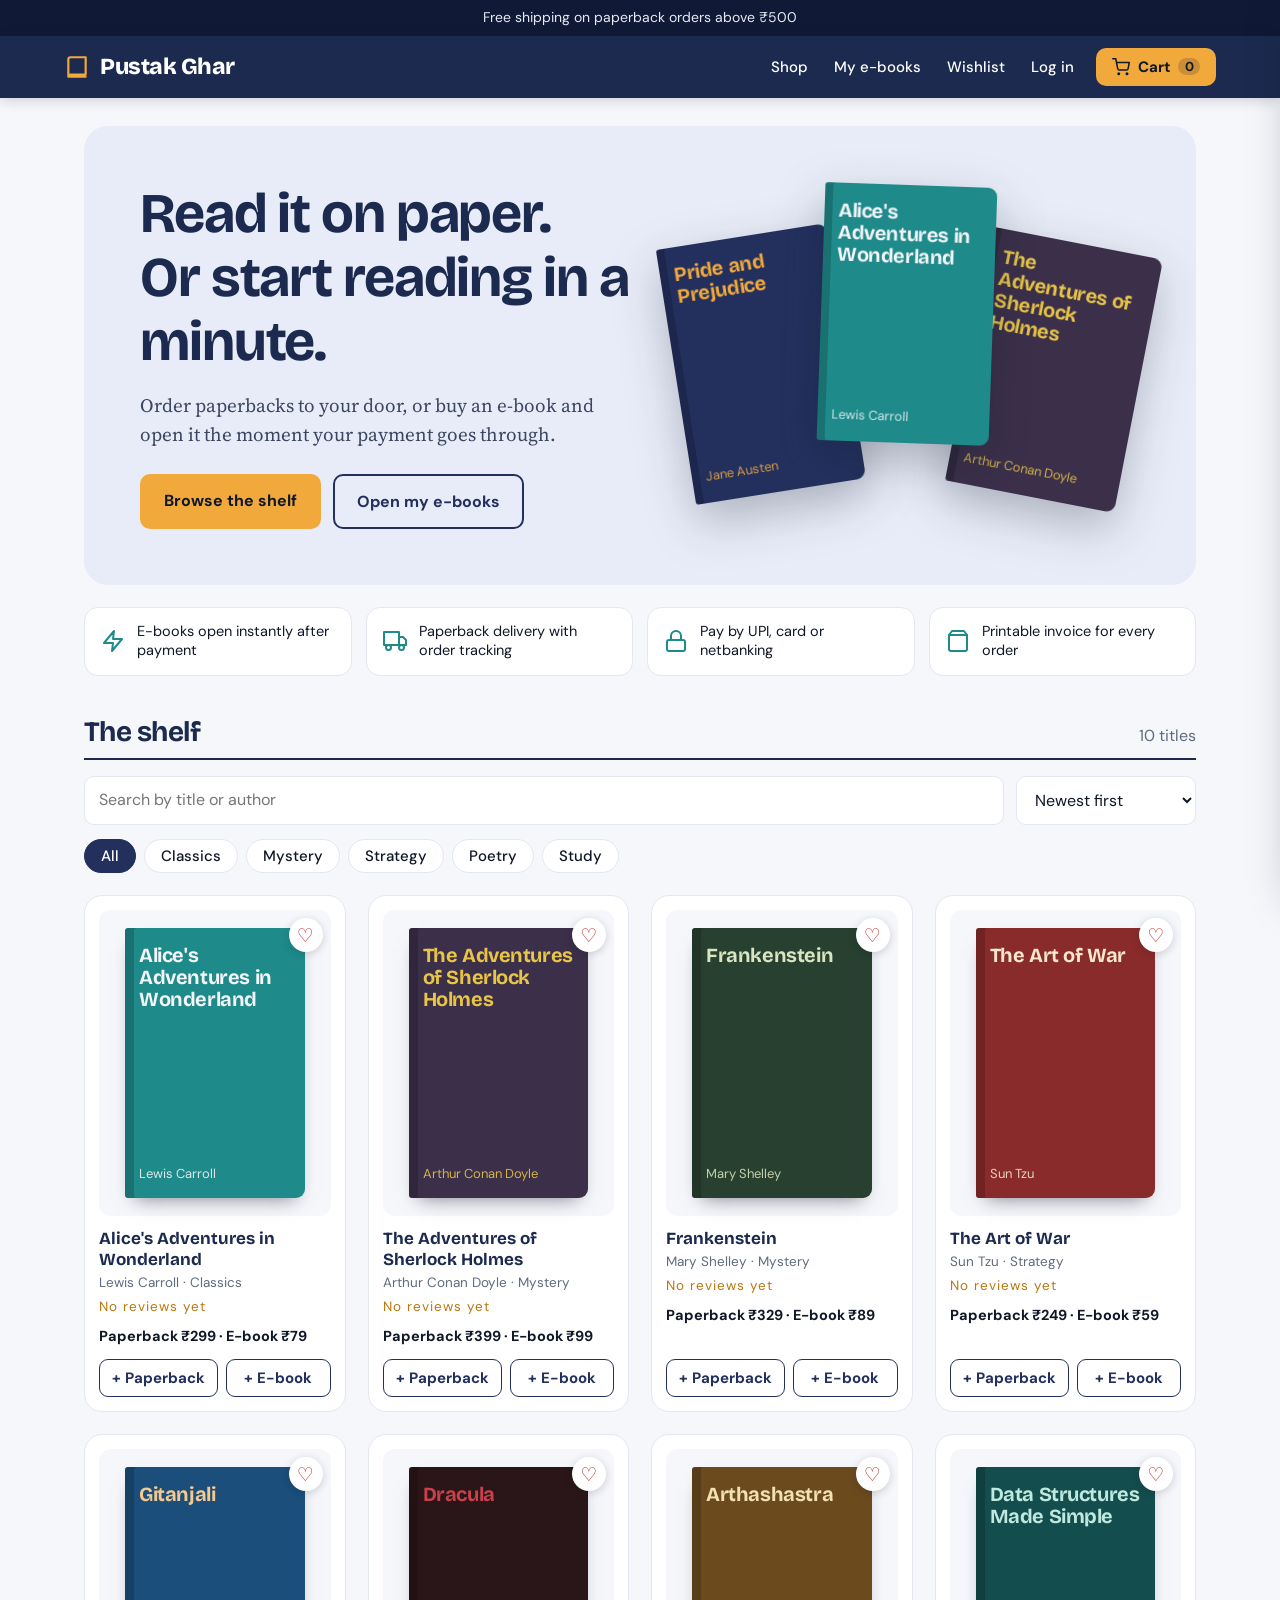
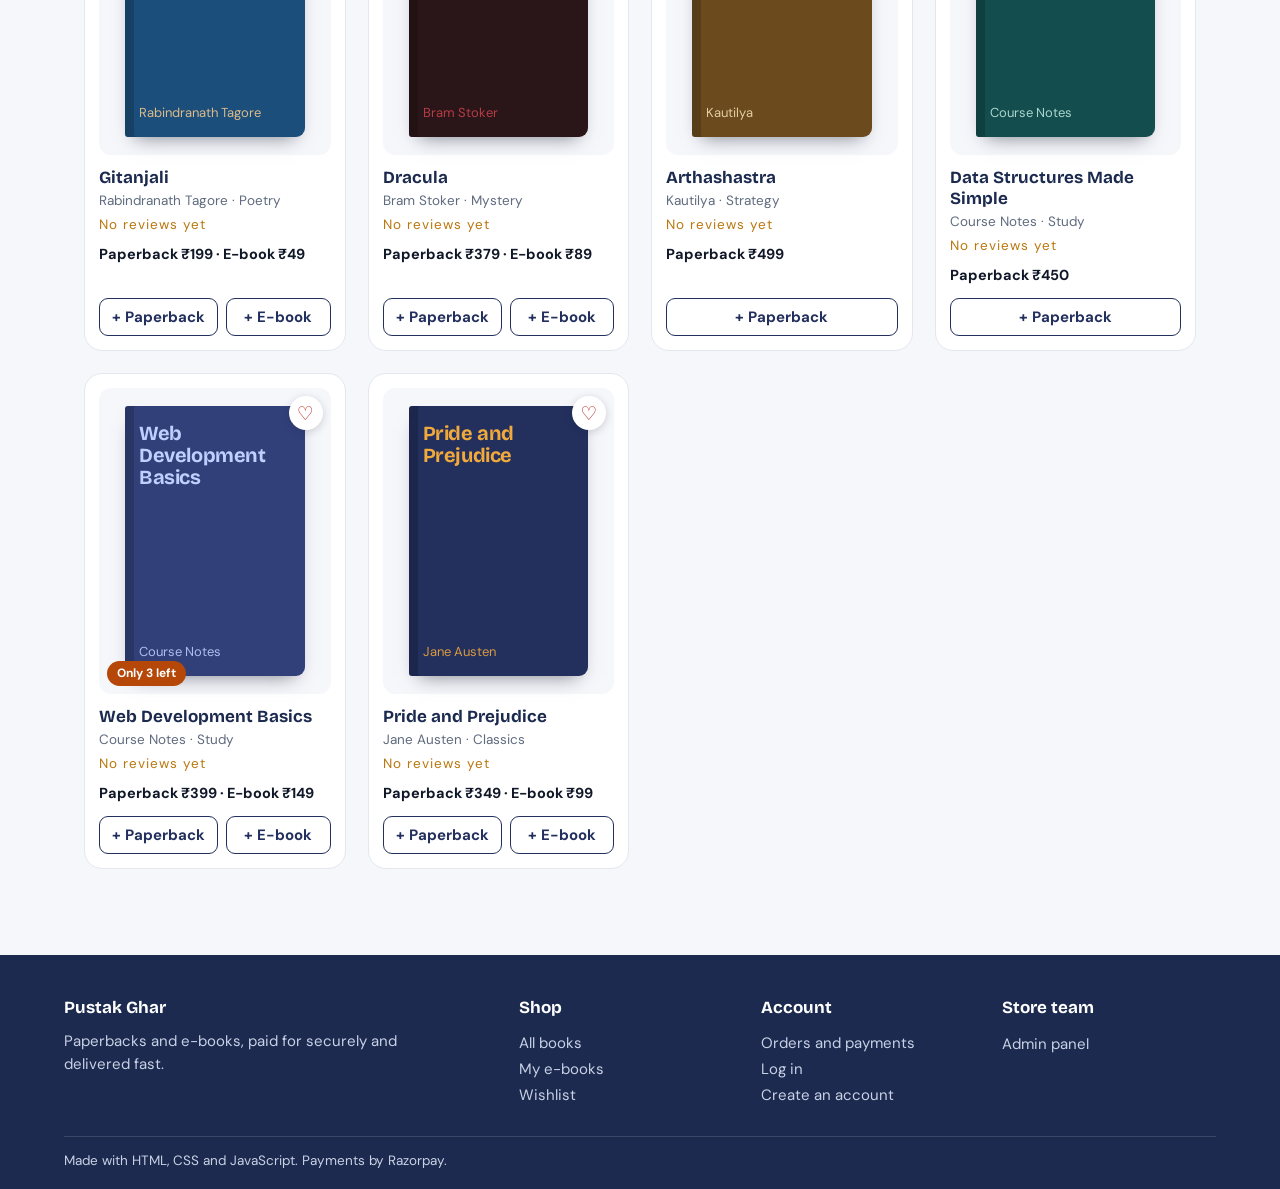
<file: index.html>
<!DOCTYPE html>
<html lang="en">
<head>
<meta charset="UTF-8">
<meta name="viewport" content="width=device-width, initial-scale=1">
<title>Pustak Ghar – Book Store & E-books</title>
<meta name="description" content="Buy paperbacks and e-books online. Pay securely with Razorpay.">
<link rel="preconnect" href="https://fonts.googleapis.com">
<link rel="preconnect" href="https://fonts.gstatic.com" crossorigin>
<link href="https://fonts.googleapis.com/css2?family=Bricolage+Grotesque:wght@500;700;800&family=DM+Sans:wght@400;500;700&family=Source+Serif+4:ital,wght@0,400;0,600;1,400&display=swap" rel="stylesheet">
<link rel="stylesheet" href="css/style.css">
</head>
<body>
<div class="announce" id="stripShip">Paperbacks delivered to your door</div>
<header class="top">
  <a class="brand" href="#" id="brand"><svg viewBox="0 0 24 24" width="26" height="26" fill="none" stroke="currentColor" stroke-width="2" stroke-linecap="round" stroke-linejoin="round" aria-hidden="true"><path d="M4 19V5a2 2 0 0 1 2-2h14v16H6a2 2 0 0 0-2 2zm0 0a2 2 0 0 0 2 2h14"/></svg><span id="brandName">Pustak Ghar</span></a>
  <nav aria-label="Main">
    <button class="link" data-view="shop">Shop</button>
    <button class="link" data-view="library">My e-books</button>
    <button class="link" data-view="wishlist">Wishlist</button>
    <span id="authArea"></span>
    <button class="cartbtn" id="openCart"><svg viewBox="0 0 24 24" width="18" height="18" fill="none" stroke="currentColor" stroke-width="2" stroke-linecap="round" stroke-linejoin="round" aria-hidden="true"><circle cx="9" cy="21" r="1"/><circle cx="20" cy="21" r="1"/><path d="M1 1h4l2.7 13.4a2 2 0 0 0 2 1.6h9.7a2 2 0 0 0 2-1.6L23 6H6"/></svg> Cart <span id="cartCount" class="pill">0</span></button>
  </nav>
</header>

<main>
  <section id="shop">
    <div class="hero">
      <div class="hero-copy">
        <h1>Read it on paper.<br>Or start reading in a minute.</h1>
        <p>Order paperbacks to your door, or buy an e-book and open it the moment your payment goes through.</p>
        <div class="hero-cta"><a class="pay" href="#shelf" id="ctaShop">Browse the shelf</a><button class="ghost" data-view="library">Open my e-books</button></div>
      </div>
      <div class="hero-art" id="heroArt" aria-hidden="true"></div>
    </div>

    <ul class="strip">
      <li><svg viewBox="0 0 24 24" aria-hidden="true"><path d="M13 2 3 14h9l-1 8 10-12h-9z"/></svg><span>E-books open instantly after payment</span></li>
      <li><svg viewBox="0 0 24 24" aria-hidden="true"><rect x="1" y="3" width="15" height="13"/><path d="M16 8h4l3 3v5h-7z"/><circle cx="5.5" cy="18.5" r="2.5"/><circle cx="18.5" cy="18.5" r="2.5"/></svg><span>Paperback delivery with order tracking</span></li>
      <li><svg viewBox="0 0 24 24" aria-hidden="true"><rect x="3" y="11" width="18" height="11" rx="2"/><path d="M7 11V7a5 5 0 0 1 10 0v4"/></svg><span>Pay by UPI, card or netbanking</span></li>
      <li><svg viewBox="0 0 24 24" aria-hidden="true"><path d="M6 2 3 6v14a2 2 0 0 0 2 2h14a2 2 0 0 0 2-2V6l-3-4z"/><path d="M3 6h18"/></svg><span>Printable invoice for every order</span></li>
    </ul>

    <div class="section-head" id="shelf"><h2>The shelf</h2><span class="mute" id="shelfCount"></span></div>
    <div class="tools">
      <input id="search" type="search" placeholder="Search by title or author" aria-label="Search books">
      <select id="sort" aria-label="Sort books">
        <option value="new">Newest first</option><option value="rating">Top rated</option>
        <option value="low">Price: low to high</option><option value="high">Price: high to low</option><option value="title">Title A–Z</option>
      </select>
    </div>
    <div class="chips" id="chips"></div>
    <div id="grid" class="grid"></div>
    <p id="empty" class="empty" hidden>No books match that search. Try a different title or clear the filter.</p>
  </section>

  <section id="library" hidden><div class="section-head"><h2>My e-books</h2></div><div id="ownedGrid" class="grid"></div></section>
  <section id="wishlist" hidden><div class="section-head"><h2>Wishlist</h2></div><div id="wishGrid" class="grid"></div></section>
  <section id="account" hidden></section>
</main>

<footer class="foot">
  <div class="foot-grid">
    <div><strong id="footName"></strong><p>Paperbacks and e-books, paid for securely and delivered fast.</p></div>
    <div><strong>Shop</strong><button class="textbtn" data-view="shop">All books</button><button class="textbtn" data-view="library">My e-books</button><button class="textbtn" data-view="wishlist">Wishlist</button></div>
    <div><strong>Account</strong><button class="textbtn" data-view="account">Orders and payments</button><button class="textbtn" data-auth="login">Log in</button><button class="textbtn" data-auth="register">Create an account</button></div>
    <div><strong>Store team</strong><a href="admin.html">Admin panel</a></div>
  </div>
  <div class="foot-base">Made with HTML, CSS and JavaScript. Payments by Razorpay.</div>
</footer>

<aside id="drawer" class="drawer" aria-hidden="true">
  <div class="drawer-head"><h2>Your cart</h2><button class="x" id="closeCart" aria-label="Close cart">×</button></div>
  <div id="cartItems"></div>
  <div class="coupon"><input id="couponIn" placeholder="Coupon code" aria-label="Coupon code"><button type="button" id="applyCoupon" class="add">Apply</button></div>
  <div id="sums" class="sums"></div>
  <form id="checkoutForm" novalidate>
    <textarea name="address" id="address" placeholder="Delivery address (needed for paperbacks)" rows="2"></textarea>
    <p id="formErr" class="err" role="alert"></p>
    <button type="submit" class="pay full" id="payBtn">Pay securely</button>
  </form>
</aside>
<div id="scrim" class="scrim" hidden></div>

<div id="reader" class="reader" hidden>
  <div class="reader-bar">
    <strong id="rTitle"></strong>
    <span><button class="link" id="rDown">Download</button><button class="link" id="rSmall">A−</button><button class="link" id="rBig">A+</button><button class="link" id="rClose">Close</button></span>
  </div>
  <article id="rBody"></article>
</div>

<script src="https://checkout.razorpay.com/v1/checkout.js"></script>
<script src="js/core.js"></script>
<script src="js/store.js"></script>
</body>
</html>
</file>
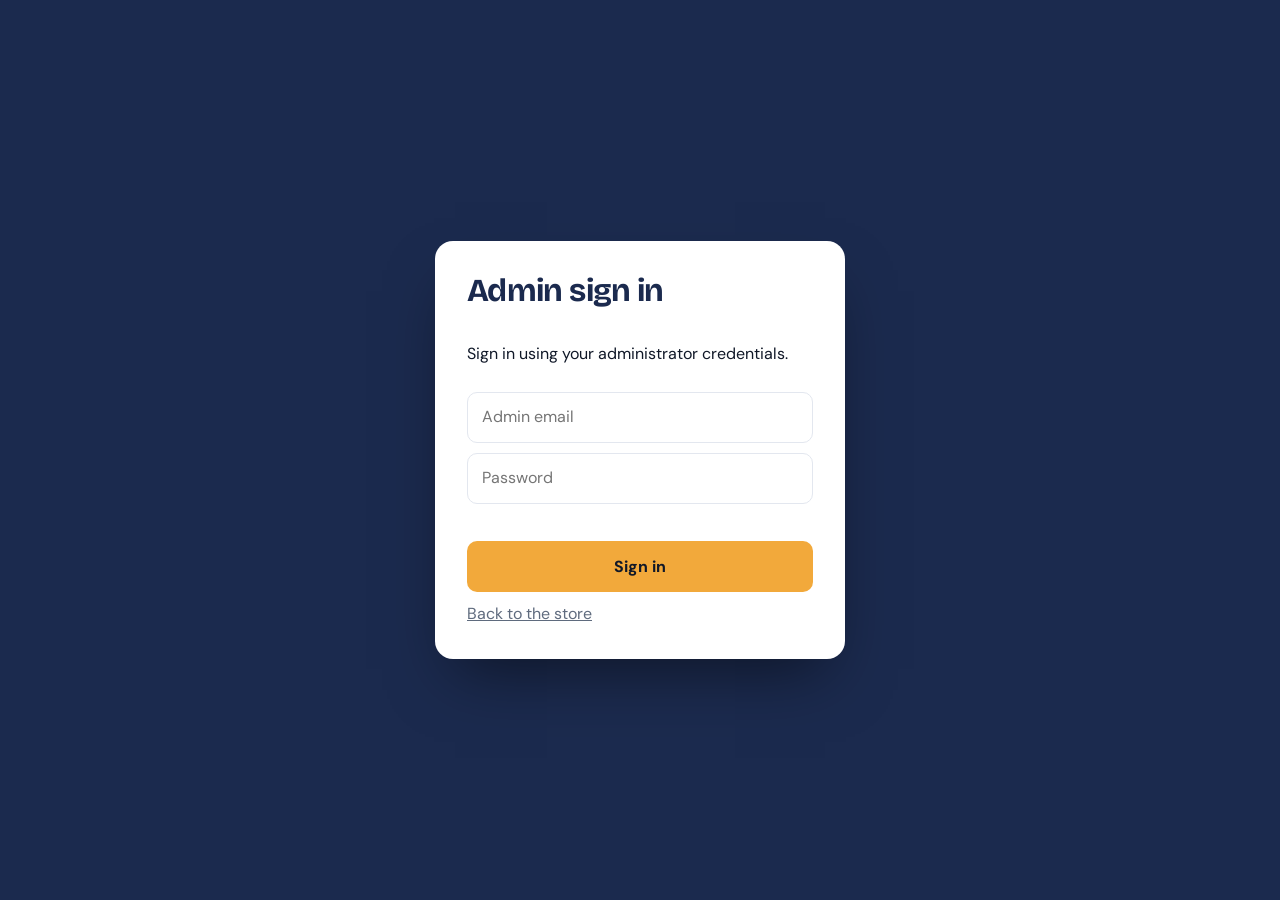
<file: admin.html>
<!DOCTYPE html>
<html lang="en">
<head>
<meta charset="UTF-8">
<meta name="viewport" content="width=device-width, initial-scale=1">
<title>Admin Panel</title>
<link rel="preconnect" href="https://fonts.googleapis.com">
<link href="https://fonts.googleapis.com/css2?family=Bricolage+Grotesque:wght@500;700;800&family=DM+Sans:wght@400;500;700&display=swap" rel="stylesheet">
<link rel="stylesheet" href="css/style.css">
<link rel="stylesheet" href="css/admin.css">
</head>
<body>
<div id="gate" class="gate" hidden>
  <form id="adminLogin" class="gatebox">
    <h1>Admin sign in</h1>
    <p class="muted">Sign in using your administrator credentials.</p>
    <input name="email" type="email" placeholder="Admin email" required autocomplete="username">
    <input name="password" type="password" placeholder="Password" required autocomplete="current-password">
    <p class="err" role="alert"></p><button class="pay">Sign in</button>
    <a href="index.html" class="mute">Back to the store</a>
  </form>
</div>
<div id="app" class="app" hidden>
  <aside class="side">
    <div class="side-brand" id="sideBrand">Admin</div>
    <nav id="menu"></nav>
    <div class="side-foot"><a href="index.html">View store</a><button class="link" id="adminLogout">Log out</button></div>
  </aside>
  <section class="content"><header class="bar"><h1 id="pageTitle"></h1><span id="who" class="mute"></span></header><div id="content"></div></section>
</div>
<script src="js/core.js"></script>
<script src="js/admin.js"></script>
</body>
</html>
</file>
<file: css/style.css>
/* Pustak Ghar - store styles. Tokens first, then layout, then components. */
:root{--ink:#101828;--navy:#1B2A4E;--navy2:#23305E;--sky:#E8ECF8;--bg:#F6F7FB;--paper:#fff;--line:#E3E7EF;--mute:#5F6B7E;
 --gold:#F2A93B;--gold-d:#DB9226;--teal:#1F8A8A;--err:#B3261E;--good:#17784B;--r:14px;
 --sans:"DM Sans",system-ui,-apple-system,"Segoe UI",sans-serif;--head:"Bricolage Grotesque","DM Sans",system-ui,sans-serif;--serif:"Source Serif 4",Georgia,serif}
*{box-sizing:border-box}
html{scroll-behavior:smooth}
body{margin:0;background:var(--bg);color:var(--ink);font-family:var(--sans);font-size:16px;line-height:1.55;-webkit-font-smoothing:antialiased}
h1,h2,h3{font-family:var(--head);letter-spacing:-.02em;line-height:1.15}
button,.badge,.tbl th,label{font-family:var(--sans)}
button{cursor:pointer;font-size:15px}
button:disabled{opacity:.5;cursor:not-allowed}
a{color:var(--navy2)}
[hidden]{display:none!important}
:focus-visible{outline:3px solid var(--gold);outline-offset:2px}
input,select,textarea{font:inherit;color:inherit}
.mute{color:var(--mute)}.right{text-align:right}.good{color:var(--good)}.center{text-align:center}

/* top bar */
.announce{background:#101A36;color:#E6EAF5;text-align:center;font-size:14px;padding:7px 12px}
.top{position:sticky;top:0;z-index:5;display:flex;justify-content:space-between;align-items:center;flex-wrap:wrap;gap:8px;padding:12px 5vw;background:var(--navy);color:#fff;box-shadow:0 2px 12px rgba(16,24,40,.18)}
.brand{display:flex;align-items:center;gap:10px;font-family:var(--head);font-weight:800;font-size:23px;color:#fff;text-decoration:none;letter-spacing:-.02em}
.brand svg{color:var(--gold)}
nav{display:flex;gap:2px;align-items:center;flex-wrap:wrap}
.link{background:none;border:0;color:#fff;padding:8px 12px;border-radius:8px;text-decoration:none;font-size:15px;font-weight:500}
.link:hover{background:rgba(255,255,255,.12)}
.cartbtn{display:inline-flex;align-items:center;gap:8px;margin-left:8px;background:var(--gold);color:var(--ink);border:0;border-radius:10px;padding:9px 16px;font-weight:700}
.cartbtn:hover{background:var(--gold-d)}
.pill{display:inline-block;min-width:22px;padding:0 6px;border-radius:99px;background:rgba(16,24,40,.18);font-size:13px;text-align:center}
main{padding:0 5vw 56px;max-width:1240px;margin:auto;min-height:70vh}

/* hero */
.hero{display:grid;grid-template-columns:1.05fr .95fr;gap:20px;align-items:center;background:var(--sky);border-radius:24px;padding:clamp(24px,5vw,56px);margin-top:28px;overflow:hidden}
.hero h1{font-size:clamp(34px,5vw,56px);margin:0 0 16px;color:var(--navy)}
.hero p{font-family:var(--serif);font-size:19px;color:#3B4660;max-width:46ch;margin:0 0 24px}
.hero-cta{display:flex;gap:12px;flex-wrap:wrap}
.hero-art{position:relative;height:340px}
.fan{position:absolute;width:37%;filter:drop-shadow(0 18px 24px rgba(16,24,40,.28))}
.fan .cover{box-shadow:inset 8px 0 0 rgba(0,0,0,.18)}
.fan.f0{left:0;top:50px;transform:rotate(-9deg)}
.fan.f1{left:31.5%;top:0;transform:rotate(2deg);z-index:2}
.fan.f2{left:63%;top:56px;transform:rotate(11deg)}
.pay,.ghost{display:inline-block;text-align:center;text-decoration:none;border-radius:10px;padding:13px 22px;font-weight:700;font-size:16px;border:2px solid transparent}
.pay{background:var(--gold);color:var(--ink)}.pay:hover:not(:disabled){background:var(--gold-d)}
.pay.full{width:100%}
.ghost{background:transparent;border-color:var(--navy2);color:var(--navy2)}.ghost:hover{background:var(--navy2);color:#fff}
.strip{list-style:none;margin:22px 0 8px;padding:0;display:grid;grid-template-columns:repeat(auto-fit,minmax(220px,1fr));gap:14px}
.strip li{display:flex;gap:12px;align-items:center;background:var(--paper);border:1px solid var(--line);border-radius:var(--r);padding:14px 16px;font-size:14.5px;line-height:1.35}
.strip svg{width:24px;height:24px;flex:none;fill:none;stroke:var(--teal);stroke-width:2;stroke-linecap:round;stroke-linejoin:round}

/* shelf */
.section-head{display:flex;align-items:baseline;justify-content:space-between;gap:12px;margin:40px 0 16px;padding-bottom:10px;border-bottom:2px solid var(--navy)}
.section-head h2{margin:0;font-size:28px;color:var(--navy)}
.tools{display:flex;flex-wrap:wrap;gap:12px;margin:0 0 14px}
#search{flex:1 1 260px}
#search,.tools select,.stack input,.stack textarea,.modal input,.modal select,.modal textarea,.drawer input,.drawer textarea{padding:11px 14px;border:1.5px solid var(--line);border-radius:10px;background:var(--paper);width:100%}
.tools select{width:auto;min-width:180px}
#search:focus,.modal input:focus,.drawer input:focus,.drawer textarea:focus,.modal select:focus,.stack input:focus{border-color:var(--navy2);outline:none;box-shadow:0 0 0 3px rgba(35,48,94,.15)}
.chips,.tabs{display:flex;gap:8px;flex-wrap:wrap}
.chips{margin-bottom:22px}.tabs{margin:16px 0}
.chip{border:1.5px solid var(--line);background:var(--paper);border-radius:99px;padding:6px 16px;font-weight:500;color:var(--ink)}
.chip:hover{border-color:var(--navy2)}
.chip.on{background:var(--navy2);border-color:var(--navy2);color:#fff}
.grid{display:grid;grid-template-columns:repeat(auto-fill,minmax(230px,1fr));gap:22px}
.card{display:flex;flex-direction:column;gap:12px;background:var(--paper);border:1px solid var(--line);border-radius:18px;padding:14px;transition:box-shadow .2s,transform .2s}
.card:hover{box-shadow:0 14px 30px -16px rgba(16,24,40,.4);transform:translateY(-2px)}
.cover-wrap{position:relative;background:var(--bg);border-radius:12px;padding:18px 26px}
.cover-btn{display:block;width:100%;border:0;background:none;padding:0;text-align:left;color:inherit}
.cover{aspect-ratio:2/3;border-radius:3px 9px 9px 3px;padding:16px 14px;display:flex;flex-direction:column;justify-content:space-between;box-shadow:inset 9px 0 0 rgba(0,0,0,.18),0 10px 18px -10px rgba(16,24,40,.55)}
.cover h3{margin:0;font-size:20px;line-height:1.1}
.cover span{font-size:13px;opacity:.88}
.heart{position:absolute;top:8px;right:8px;width:34px;height:34px;border-radius:50%;border:0;background:var(--paper);box-shadow:0 2px 8px rgba(16,24,40,.18);font-size:19px;line-height:1;color:var(--err)}
.tag{position:absolute;left:8px;bottom:8px;background:var(--navy);color:#fff;font-size:12px;font-weight:700;padding:3px 10px;border-radius:99px}
.tag.warn{background:#B54708}
.meta{display:flex;flex-direction:column;gap:3px;flex:1}
.ctitle{border:0;background:none;padding:0;text-align:left;font-family:var(--head);font-weight:700;font-size:17px;line-height:1.25;color:var(--navy)}
.ctitle:hover{text-decoration:underline}
.meta small{color:var(--mute);font-size:13.5px}
.stars{color:#B9770E!important;letter-spacing:1px}
.prices{font-weight:700;font-size:14.5px;margin-top:4px}
.row-between{display:flex;justify-content:space-between;align-items:center;gap:10px}
.fmt{display:flex;gap:8px;flex-wrap:wrap}
.add{flex:1;border:1.5px solid var(--navy2);background:var(--paper);color:var(--navy2);border-radius:9px;padding:8px 12px;font-weight:700;white-space:nowrap}
.add:hover:not(:disabled){background:var(--navy2);color:#fff}
.add small{display:block;font-weight:500;opacity:.8;color:inherit}
.read{flex:1;border:0;background:var(--teal);color:#fff;border-radius:9px;padding:9px 12px;font-weight:700}
.read:hover{background:#176E6E}
.empty{color:var(--mute);padding:24px 0}
.textbtn{border:0;background:none;color:var(--navy2);text-decoration:underline;padding:0;font-size:inherit;font-family:inherit}
.textbtn.danger{color:var(--err)}

/* cart drawer */
.drawer{position:fixed;top:0;right:0;height:100%;width:min(440px,100%);background:var(--paper);z-index:20;transform:translateX(105%);transition:transform .25s;padding:22px;overflow:auto;display:flex;flex-direction:column;gap:14px;box-shadow:-12px 0 40px rgba(16,24,40,.25)}
.drawer.open{transform:none}
.drawer-head{display:flex;justify-content:space-between;align-items:center}
.drawer h2{margin:0}
.x{border:0;background:none;font-size:30px;line-height:1;color:var(--mute)}
.x:hover{color:var(--ink)}
.scrim{position:fixed;inset:0;background:rgba(16,24,40,.5);z-index:15}
.row{display:flex;gap:12px;align-items:center;border-bottom:1px solid var(--line);padding:10px 0}
.row .sw{width:38px;height:54px;border-radius:3px;flex:none}
.row .t{flex:1;font-size:15px;line-height:1.3;font-weight:500}
.row .t small{color:var(--mute);display:block;font-weight:400}
.qty{display:flex;align-items:center;gap:6px}
.qty button{width:28px;height:28px;border:1px solid var(--line);background:var(--bg);border-radius:6px}
.coupon{display:flex;gap:8px}.coupon .add{flex:none}
.sums>div{display:flex;justify-content:space-between;padding:3px 0}
.sums .grand{font-size:20px;border-top:1px solid var(--line);margin-top:6px;padding-top:8px}
form{display:flex;flex-direction:column;gap:10px}
.stack{max-width:480px}.stack label,.modal label{display:flex;flex-direction:column;gap:4px;font-weight:600;font-size:14px}
.err{color:var(--err);margin:0;min-height:1.2em;font-size:14.5px}

/* reader */
.reader{position:fixed;inset:0;z-index:30;background:#FBFAF6;overflow:auto}
.reader-bar{position:sticky;top:0;display:flex;justify-content:space-between;align-items:center;padding:12px 5vw;background:var(--navy);color:#fff}
#rBody{max-width:66ch;margin:40px auto;padding:0 20px;font-family:var(--serif);font-size:20px;line-height:1.85}
#rBody h1{font-size:34px}

/* modal, toast */
.toast{position:fixed;left:50%;bottom:24px;transform:translate(-50%,40px);opacity:0;background:var(--ink);color:#fff;padding:12px 20px;border-radius:10px;z-index:60;transition:.25s;pointer-events:none;max-width:90vw}
.toast.show{opacity:1;transform:translate(-50%,0)}.toast.bad{background:var(--err)}
.modal{position:fixed;inset:0;background:rgba(16,24,40,.55);z-index:50;display:flex;align-items:flex-start;justify-content:center;padding:5vh 16px;overflow:auto}
.modal[hidden]{display:none}
.modal-box{background:var(--paper);border-radius:18px;padding:28px;width:min(460px,100%);position:relative;box-shadow:0 30px 60px -20px rgba(16,24,40,.5)}
.modal-box.wide{width:min(780px,100%)}
.modal-box>.x{position:absolute;top:10px;right:14px}
.modal-box h2{margin-top:0}
.detail{display:grid;grid-template-columns:160px 1fr;gap:24px;margin-bottom:14px}
.detail p{font-family:var(--serif);font-size:17px}
.review{border-top:1px solid var(--line);padding:8px 0}.review p{margin:4px 0}
.rform{margin-bottom:12px}
.paybox .pay-head{padding-right:34px;display:flex;justify-content:space-between;align-items:center;margin-bottom:12px}
.paybox small{display:block;color:var(--mute)}
.pay-amt{font-family:var(--head);font-weight:800;font-size:28px;color:var(--navy)}
.demo-note{background:#FFF4DB;border:1px solid #F1D48A;color:#6B4A00;border-radius:10px;padding:10px 12px;font-size:14px;margin-bottom:6px}
#pmBody{margin:8px 0 10px}
.two-col{display:grid;grid-template-columns:1fr 1fr;gap:10px}
.processing{text-align:center;padding:40px 0}
.spinner{width:46px;height:46px;border-radius:50%;border:5px solid var(--line);border-top-color:var(--navy2);margin:0 auto 16px;animation:spin 1s linear infinite}
@keyframes spin{to{transform:rotate(360deg)}}

/* tables, badges, orders */
.scroll{overflow-x:auto}
.tbl{width:100%;border-collapse:collapse;font-size:14.5px}
.tbl th{text-align:left;font-weight:700;background:var(--bg);border-bottom:1px solid var(--line);padding:10px 12px;white-space:nowrap;font-size:13px;color:var(--mute)}
.tbl td{border-bottom:1px solid var(--line);padding:10px 12px;vertical-align:top}
.tbl tbody tr:hover{background:#FAFBFD}
.badge{display:inline-block;padding:2px 10px;border-radius:99px;font-size:12.5px;font-weight:700;background:#E7EAF2;color:var(--ink)}
.badge.paid,.badge.completed,.badge.delivered,.badge.active{background:#D8F0E3;color:#0E5A38}
.badge.placed,.badge.packed,.badge.shipped,.badge.refund-pending,.badge.hidden{background:#FDEBC8;color:#7A4B00}
.badge.cancelled,.badge.refunded,.badge.blocked{background:#F9D9D6;color:#8A1C14}
.order{background:var(--paper);border-radius:var(--r);padding:18px;margin-bottom:14px;border:1px solid var(--line)}
.items{list-style:none;margin:10px 0;padding:0}.items li{display:flex;justify-content:space-between;padding:3px 0}
.track{display:flex;list-style:none;padding:0;margin:12px 0;gap:6px}
.track li{flex:1;text-align:center;font-size:13px;padding:6px 0;border-top:4px solid var(--line);color:var(--mute)}
.track li.done{border-color:var(--teal);color:var(--ink);font-weight:700}
.invoice .tbl{margin:12px 0}

/* footer */
.foot{background:var(--navy);color:#C9D1E6;margin-top:30px;padding:40px 5vw 18px}
.foot-grid{max-width:1240px;margin:auto;display:grid;grid-template-columns:2fr 1fr 1fr 1fr;gap:28px}
.foot strong{display:block;color:#fff;font-family:var(--head);font-size:17px;margin-bottom:8px}
.foot p{margin:0;max-width:34ch;font-size:15px}
.foot .textbtn,.foot a{display:block;color:#C9D1E6;text-decoration:none;padding:3px 0;font-size:15px;text-align:left}
.foot .textbtn:hover,.foot a:hover{color:#fff;text-decoration:underline}
.foot-base{max-width:1240px;margin:28px auto 0;padding-top:14px;border-top:1px solid rgba(255,255,255,.14);font-size:13.5px}

@media (max-width:860px){.hero{grid-template-columns:1fr}.hero-art{height:280px}.foot-grid{grid-template-columns:1fr 1fr}}
@media (max-width:560px){.detail{grid-template-columns:1fr}.detail .cover{max-width:160px}.foot-grid{grid-template-columns:1fr}.two-col{grid-template-columns:1fr}}
@media print{body *{visibility:hidden}.modal-box,.modal-box *{visibility:visible}.modal{position:absolute;background:none;padding:0}.modal-box{width:100%;box-shadow:none}.noprint,.x{display:none!important}}
@media (prefers-reduced-motion:reduce){*{transition:none!important;animation:none!important;scroll-behavior:auto!important}}
</file>
<file: css/admin.css>
/* Admin panel styles (extends style.css tokens) */
body{background:#EEF1F7}
.gate{min-height:100vh;display:flex;align-items:center;justify-content:center;padding:20px;background:var(--navy)}
.gatebox{background:#fff;border-radius:18px;padding:32px;width:min(410px,100%);box-shadow:0 30px 60px -20px rgba(0,0,0,.5)}
.gatebox input{padding:12px 14px;border:1.5px solid var(--line);border-radius:10px;width:100%}
.gatebox h1{margin:0 0 6px;color:var(--navy)}
.app{display:grid;grid-template-columns:244px 1fr;min-height:100vh}
.side{background:var(--navy);color:#fff;padding:20px 12px;display:flex;flex-direction:column;gap:16px;position:sticky;top:0;height:100vh}
.side-brand{font-family:var(--head);font-weight:800;font-size:21px;padding:4px 12px 14px;border-bottom:1px solid rgba(255,255,255,.14)}
#menu{display:flex;flex-direction:column;align-items:stretch;gap:3px;flex:1;overflow:auto}
#menu a{color:#D5DBEC;text-decoration:none;padding:10px 12px;border-radius:10px;display:flex;align-items:center;gap:12px;font-weight:500}
#menu a:hover{background:rgba(255,255,255,.09);color:#fff}
#menu a.on{background:var(--gold);color:var(--ink);font-weight:700}
#menu a span:nth-child(2){flex:1}
.ic{width:19px;height:19px;flex:none;fill:none;stroke:currentColor;stroke-width:2;stroke-linecap:round;stroke-linejoin:round}
.side-foot{display:flex;flex-direction:column;gap:2px;border-top:1px solid rgba(255,255,255,.14);padding-top:12px}
.side-foot a,.side-foot .link{color:#D5DBEC;padding:8px 12px;text-align:left;text-decoration:none;font-size:15px;border-radius:8px}
.side-foot a:hover,.side-foot .link:hover{background:rgba(255,255,255,.09);color:#fff}
.content{padding:24px 3vw 60px;min-width:0}
.bar{display:flex;justify-content:space-between;align-items:center;margin-bottom:20px;flex-wrap:wrap;gap:10px}
.bar h1{margin:0;font-size:30px;color:var(--navy)}
#who{display:flex;align-items:center;gap:10px;background:#fff;border:1px solid var(--line);padding:5px 14px 5px 5px;border-radius:99px;font-size:14px}
.avatar{width:30px;height:30px;border-radius:50%;background:var(--navy2);color:#fff;display:inline-flex;align-items:center;justify-content:center;font-weight:700}
.notice{background:#FFF4DB;border:1px solid #F1D48A;color:#6B4A00;border-radius:12px;padding:12px 16px;margin-bottom:18px}
.notice a{color:#6B4A00;font-weight:700}
.kpis{display:grid;grid-template-columns:repeat(auto-fit,minmax(145px,1fr));gap:14px;margin-bottom:20px}
.kpi{background:#fff;border-radius:14px;padding:18px;border:1px solid var(--line);border-left:5px solid var(--teal)}
.kpi:nth-child(3n+2){border-left-color:var(--gold)}.kpi:nth-child(3n){border-left-color:var(--navy2)}
.kpi b{display:block;font-family:var(--head);font-size:29px;color:var(--navy);line-height:1.2}.kpi span{color:var(--mute);font-size:14px}
.kpi.warn{border-left-color:var(--err)}.kpi.warn b{color:var(--err)}
.panel{background:#fff;border-radius:14px;padding:20px;border:1px solid var(--line);margin-bottom:18px}
.panel h2{margin:0 0 12px;font-size:19px;color:var(--navy)}
.two{display:grid;grid-template-columns:1fr 1fr;gap:18px}
.toolbar{display:flex;gap:10px;flex-wrap:wrap;align-items:center;margin-bottom:14px}
.toolbar input,.toolbar select{padding:10px 14px;border:1.5px solid var(--line);border-radius:10px;background:#fff}
.toolbar .grow{flex:1;min-width:200px}
.btn{border:0;background:var(--navy2);color:#fff;border-radius:9px;padding:10px 18px;font-weight:700}
.btn:hover{background:var(--navy)}
.btn.alt{background:#fff;color:var(--navy2);border:1.5px solid var(--navy2)}.btn.alt:hover{background:var(--sky)}
.btn.red{background:var(--err)}.btn.red:hover{background:#8F1D17}
.btn.sm{padding:5px 11px;font-size:13px}
.acts{display:flex;gap:6px;flex-wrap:wrap}
.grid2{display:grid;grid-template-columns:1fr 1fr;gap:12px}
.grid2>h2,.grid2>p,.grid2>button{grid-column:1/-1}.grid2>h2{margin:12px 0 0}
.modal .grid2{margin-bottom:10px}
.modal label.full{grid-column:1/-1}.modal input[type=color]{padding:2px;height:42px}.modal input[type=checkbox]{width:auto}
.panel label{display:flex;flex-direction:column;gap:4px;font-size:14px;font-weight:600}
.panel input:not([type=file]){padding:10px 12px;border:1.5px solid var(--line);border-radius:10px;width:100%}
.panel label.btn{display:inline-flex;flex-direction:row;cursor:pointer;width:auto}
.bars{display:flex;align-items:flex-end;gap:12px;height:190px;padding-top:10px;border-bottom:1px solid var(--line)}
.bars div{flex:1;display:flex;flex-direction:column;align-items:center;justify-content:flex-end;height:100%;font-size:12px;color:var(--mute)}
.bars i{display:block;width:100%;background:var(--teal);border-radius:6px 6px 0 0;min-height:3px}
.bars em{font-style:normal;font-size:11px;margin-bottom:3px;color:var(--ink)}
.kv{display:grid;grid-template-columns:140px 1fr;gap:6px 12px;margin:8px 0}.kv dt{color:var(--mute)}.kv dd{margin:0}
@media (max-width:900px){.app{grid-template-columns:1fr}.side{position:static;height:auto}#menu{flex-direction:row;flex-wrap:wrap}.two{grid-template-columns:1fr}.side-foot{flex-direction:row;flex-wrap:wrap}}
@media (max-width:600px){.grid2{grid-template-columns:1fr}.kv{grid-template-columns:1fr}}
</file>
